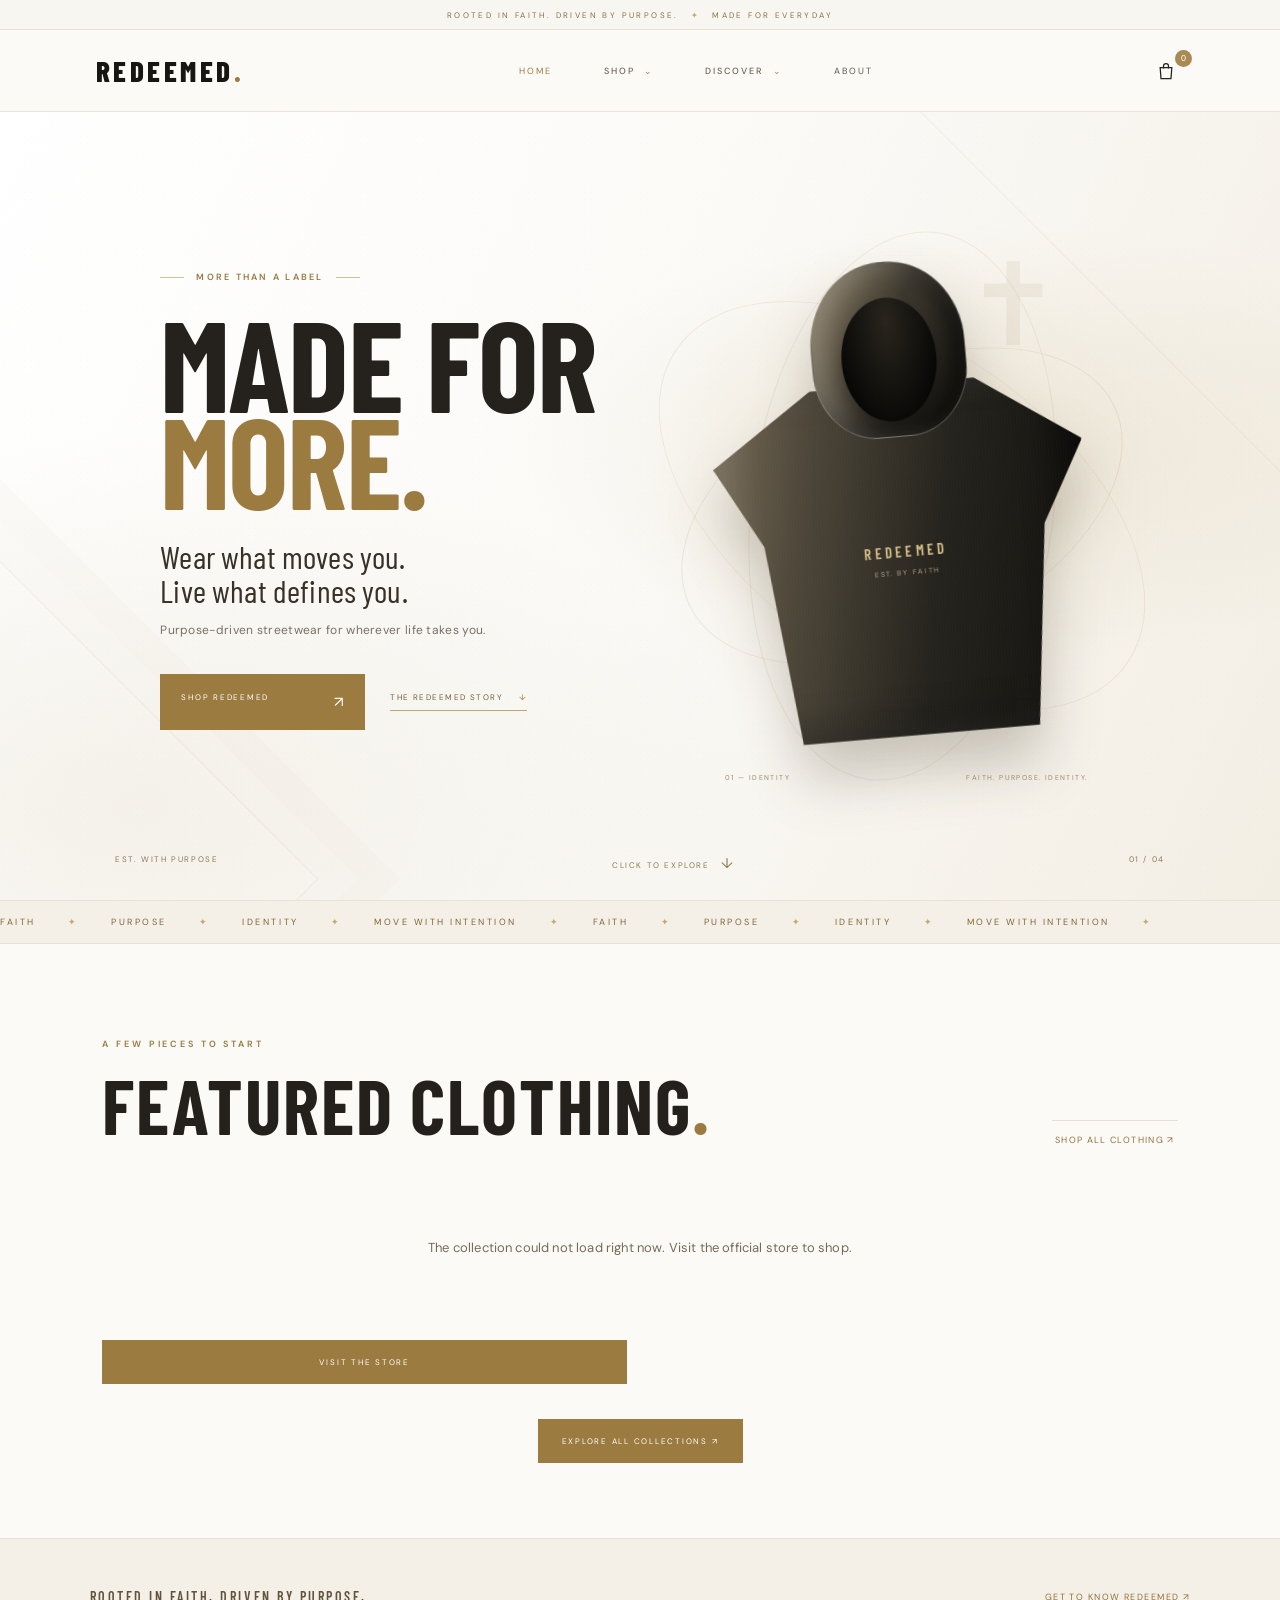
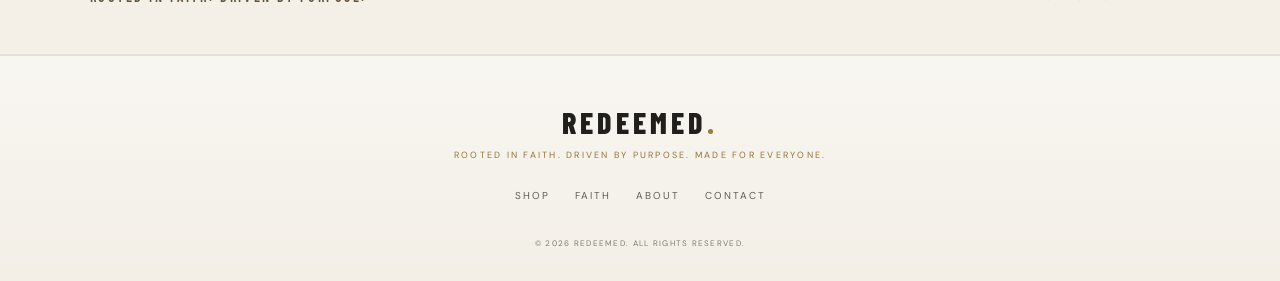
<file: index.html>
<!doctype html>
<html lang="en">
<head>
  <meta charset="utf-8">
  <meta name="viewport" content="width=device-width, initial-scale=1">
  <meta name="theme-color" content="#ffffff">
  <meta name="description" content="Redeemed — purpose-driven streetwear and everyday essentials. Rooted in faith. Driven by purpose. Made for everyone.">
  <title>REDEEMED. — More Than a Label</title>
  <link rel="preconnect" href="https://fonts.googleapis.com">
  <link rel="preconnect" href="https://fonts.gstatic.com" crossorigin>
  <link href="https://fonts.googleapis.com/css2?family=Barlow+Condensed:wght@500;600;700;800&family=DM+Sans:wght@300;400;500;600;700&display=swap" rel="stylesheet">
  <link rel="stylesheet" href="styles.css">
</head>
<body>
  <div class="announcement">ROOTED IN FAITH. DRIVEN BY PURPOSE. <span>✦</span> MADE FOR EVERYDAY</div>
  <header class="site-header">
    <a class="brand" href="#home" aria-label="Redeemed home">REDEEMED<span>.</span></a>
    <button class="menu-toggle" aria-label="Open navigation" aria-expanded="false"><span></span><span></span></button>
    <nav class="main-nav" aria-label="Main navigation">
      <a class="active" href="#home">HOME</a>
      <div class="nav-dropdown"><button class="nav-drop-trigger" aria-expanded="false">SHOP <span>⌄</span></button><div class="nav-drop-panel"><a href="shop.html">Shop all clothing</a><a href="shop.html?collection=everyday">Everyday</a><a href="shop.html?collection=faith">Faith</a><a href="shop.html?collection=lifestyle">Lifestyle</a><a href="shop.html?collection=accessories">Accessories</a></div></div>
      <div class="nav-dropdown"><button class="nav-drop-trigger" aria-expanded="false">DISCOVER <span>⌄</span></button><div class="nav-drop-panel"><a href="about.html">Our story</a><a href="about.html#founder">Meet the founder</a><a href="about.html#contact">Contact</a></div></div>
      <a href="about.html">ABOUT</a>
    </nav>
    <button class="bag-link" type="button" aria-label="Open shopping bag"><svg viewBox="0 0 24 24" aria-hidden="true"><path d="M5 8h14l-1 13H6L5 8Z"/><path d="M9 9V6a3 3 0 0 1 6 0v3"/></svg><span class="bag-count">0</span></button>
  </header>

  <main>
    <section class="hero hero-editorial" id="home">
      <div class="hero-grain" aria-hidden="true"></div>
      <div class="hero-watermark" aria-hidden="true">R.</div>
      <div class="hero-copy">
        <p class="eyebrow"><span></span> MORE THAN A LABEL <span></span></p>
        <h1>MADE FOR<br><em>MORE.</em></h1>
        <p class="hero-lead">Wear what moves you.<br>Live what defines you.</p>
        <p class="hero-tagline">Purpose-driven streetwear for wherever life takes you.</p>
        <div class="hero-actions">
          <a class="button button-gold" href="shop.html">SHOP REDEEMED <span>↗</span></a>
          <a class="hero-text-link" href="#about">THE REDEEMED STORY <span>↓</span></a>
        </div>
      </div>
      <div class="hero-art" aria-label="Abstract sculptural garment-inspired artwork">
        <div class="art-orbit orbit-one"></div><div class="art-orbit orbit-two"></div>
        <div class="art-cross">✝</div>
        <div class="art-garment"><div class="garment-hood"></div><div class="garment-body"><span>REDEEMED</span><i>EST. BY FAITH</i></div></div>
        <div class="art-caption"><span>01 — IDENTITY</span><span>FAITH. PURPOSE. IDENTITY.</span></div>
      </div>
      <div class="hero-bottom"><span>EST. WITH PURPOSE</span><span>CLICK TO EXPLORE <b>↓</b></span><span>01 / 04</span></div>
    </section>

    <div class="marquee" aria-label="Faith purpose identity"><div>FAITH <i>✦</i> PURPOSE <i>✦</i> IDENTITY <i>✦</i> MOVE WITH INTENTION <i>✦</i> FAITH <i>✦</i> PURPOSE <i>✦</i> IDENTITY <i>✦</i> MOVE WITH INTENTION <i>✦</i></div></div>

    <section class="collection section-wrap featured-section" id="featured">
      <div class="section-heading">
        <div><p class="section-kicker">A FEW PIECES TO START</p><h2>FEATURED CLOTHING<span>.</span></h2></div>
        <a class="text-link" href="shop.html">SHOP ALL CLOTHING ↗</a>
      </div>
      <div class="product-grid" id="fourthwall-products" data-featured-only="true" aria-live="polite">
        <p class="catalog-status">Loading featured pieces…</p>
      </div>
      <div class="featured-footer"><a class="button button-gold" href="shop.html">EXPLORE ALL COLLECTIONS ↗</a></div>
    </section>

    <section class="home-story-strip"><p>ROOTED IN FAITH. DRIVEN BY PURPOSE.</p><a href="about.html">GET TO KNOW REDEEMED ↗</a></section>
  </main>

  <footer id="contact">
    <a class="footer-brand" href="#home">REDEEMED<span>.</span></a>
    <p>ROOTED IN FAITH. DRIVEN BY PURPOSE. MADE FOR EVERYONE.</p>
    <div class="footer-links"><a href="shop.html">SHOP</a><a href="shop.html?collection=faith">FAITH</a><a href="about.html">ABOUT</a><a href="mailto:hello@redeemedappreal.com">CONTACT</a></div>
    <small>© <span id="year"></span> REDEEMED. ALL RIGHTS RESERVED.</small>
  </footer>
  <script src="script.js"></script>
</body>
</html>
</file>
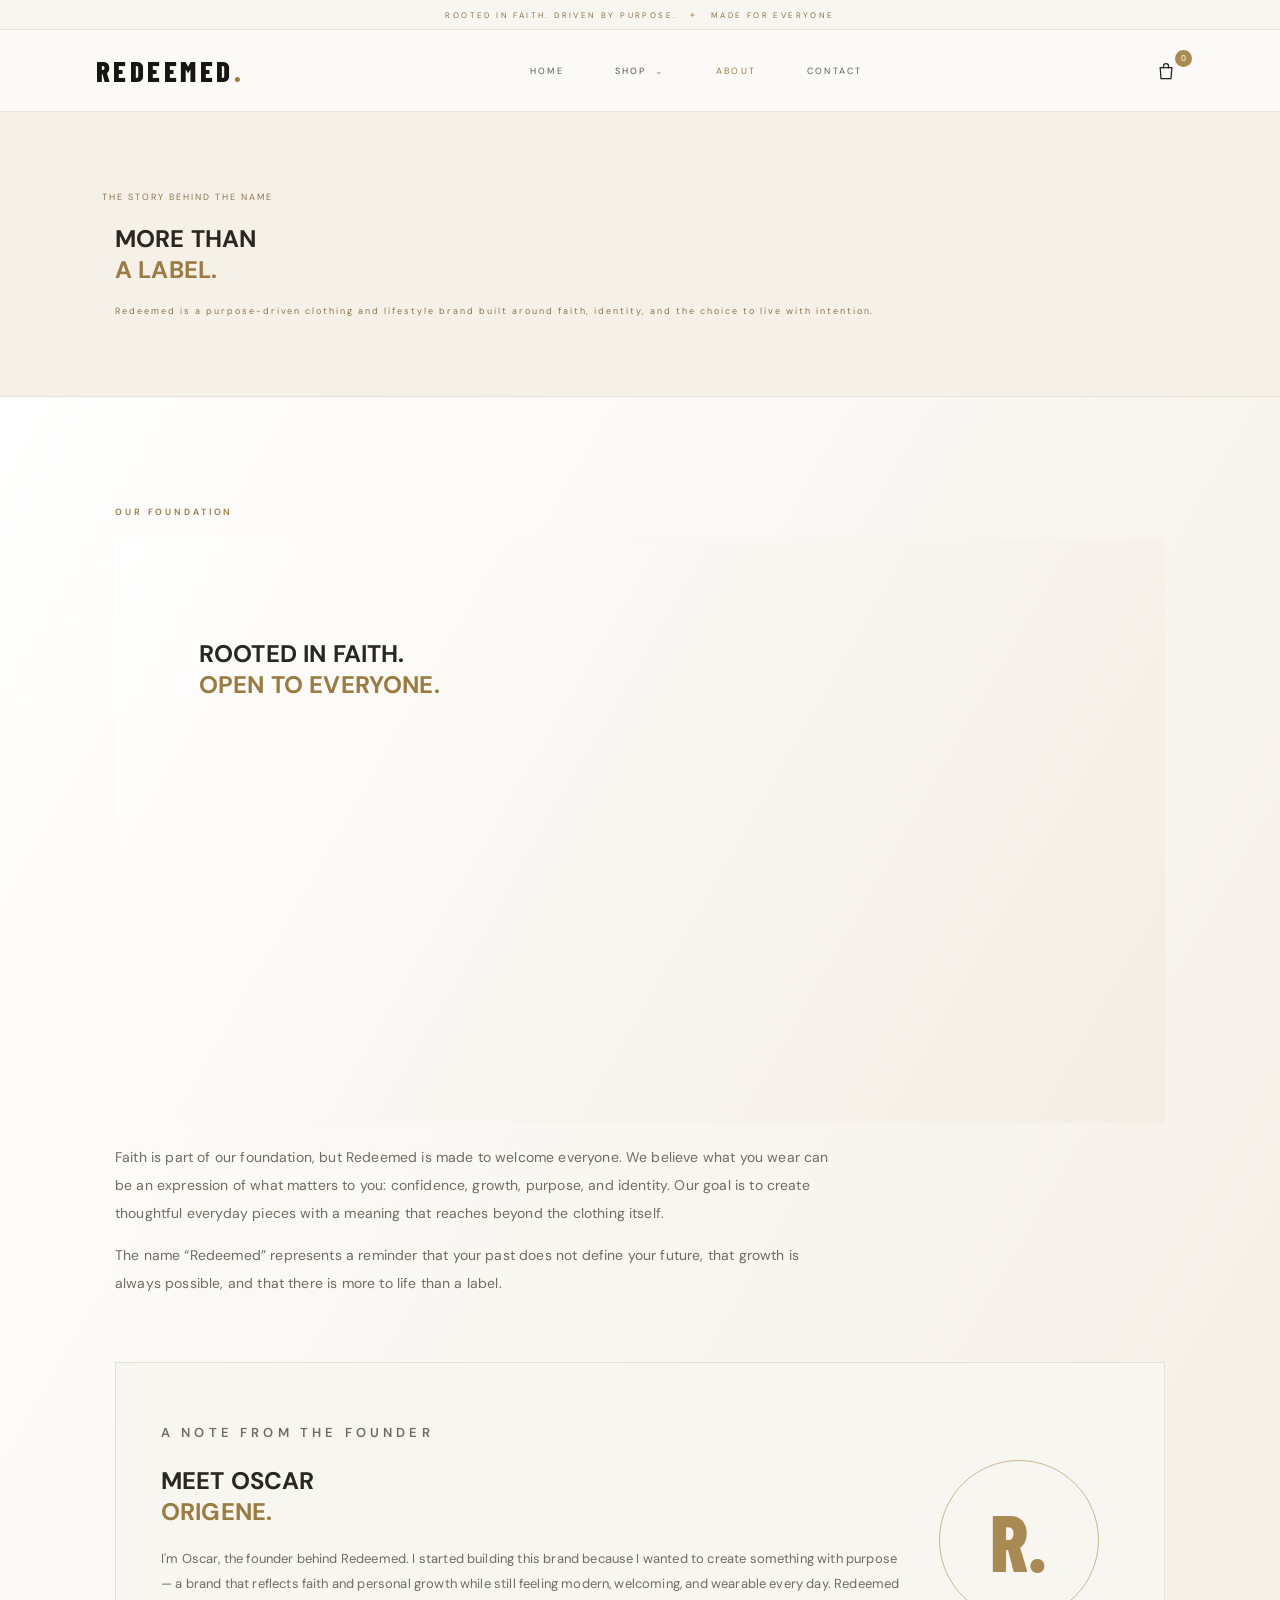
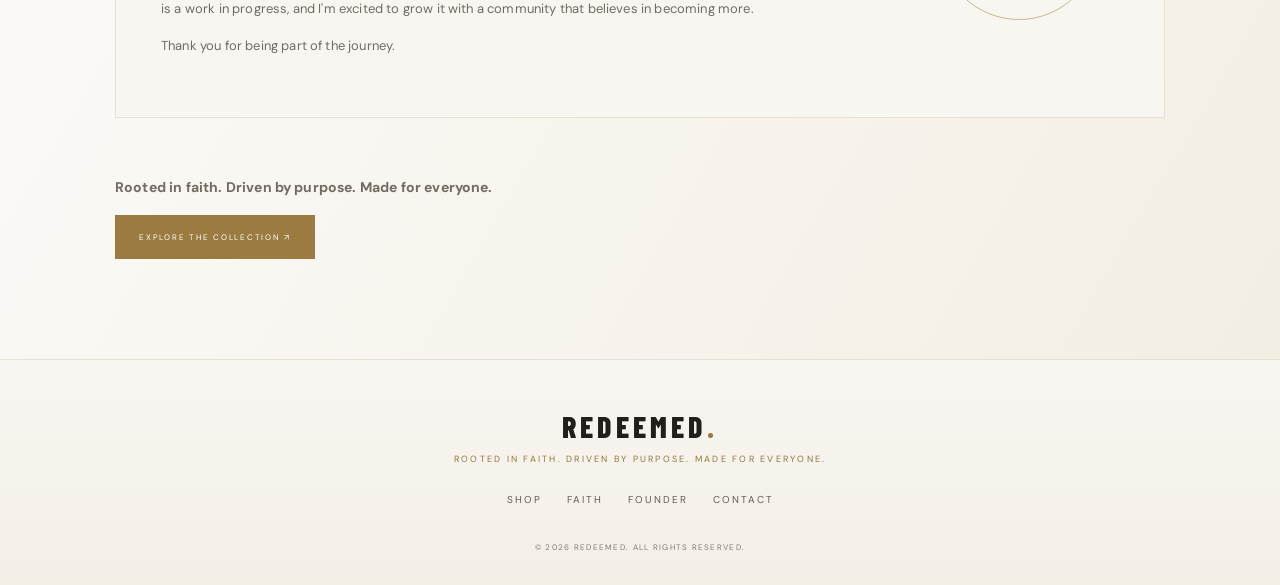
<file: about.html>
<!doctype html>
<html lang="en"><head><meta charset="utf-8"><meta name="viewport" content="width=device-width, initial-scale=1"><meta name="theme-color" content="#fbfaf7"><meta name="description" content="Meet the founder and learn the vision behind Redeemed. Rooted in faith. Driven by purpose. Made for everyone."><title>About Redeemed — The Story & Founder</title><link rel="preconnect" href="https://fonts.googleapis.com"><link rel="preconnect" href="https://fonts.gstatic.com" crossorigin><link href="https://fonts.googleapis.com/css2?family=Barlow+Condensed:wght@500;600;700;800&family=DM+Sans:wght@300;400;500;600;700&display=swap" rel="stylesheet"><link rel="stylesheet" href="styles.css"></head>
<body><div class="announcement">ROOTED IN FAITH. DRIVEN BY PURPOSE. <span>✦</span> MADE FOR EVERYONE</div>
<header class="site-header"><a class="brand" href="index.html">REDEEMED<span>.</span></a><button class="menu-toggle" aria-label="Open navigation" aria-expanded="false"><span></span><span></span></button><nav class="main-nav" aria-label="Main navigation"><a href="index.html">HOME</a><div class="nav-dropdown"><button class="nav-drop-trigger" aria-expanded="false">SHOP <span>⌄</span></button><div class="nav-drop-panel"><a href="shop.html">Shop all clothing</a><a href="shop.html?collection=everyday">Everyday</a><a href="shop.html?collection=faith">Faith</a><a href="shop.html?collection=lifestyle">Lifestyle</a><a href="shop.html?collection=accessories">Accessories</a></div></div><a class="active" href="about.html">ABOUT</a><a href="index.html#contact">CONTACT</a></nav><button class="bag-link" type="button" aria-label="Open shopping bag"><svg viewBox="0 0 24 24" aria-hidden="true"><path d="M5 8h14l-1 13H6L5 8Z"/><path d="M9 9V6a3 3 0 0 1 6 0v3"/></svg><span class="bag-count">0</span></button></header>
<main><section class="page-hero"><p>THE STORY BEHIND THE NAME</p><div class="about-page-inner"><h1>MORE THAN<br><span style="color:#9b7b3f">A LABEL.</span></h1><p class="lead">Redeemed is a purpose-driven clothing and lifestyle brand built around faith, identity, and the choice to live with intention.</p></div></section>
<section class="about-page"><div class="about-page-inner"><p class="section-kicker">OUR FOUNDATION</p><h2 class="about-page h1">ROOTED IN FAITH.<br><span style="color:#9b7b3f">OPEN TO EVERYONE.</span></h2><p class="story-copy">Faith is part of our foundation, but Redeemed is made to welcome everyone. We believe what you wear can be an expression of what matters to you: confidence, growth, purpose, and identity. Our goal is to create thoughtful everyday pieces with a meaning that reaches beyond the clothing itself.</p><p class="story-copy">The name “Redeemed” represents a reminder that your past does not define your future, that growth is always possible, and that there is more to life than a label.</p><div class="founder-panel" id="founder"><div><p class="section-kicker">A NOTE FROM THE FOUNDER</p><h2>MEET OSCAR<br><span style="color:#9b7b3f">ORIGENE.</span></h2><p>I'm Oscar, the founder behind Redeemed. I started building this brand because I wanted to create something with purpose — a brand that reflects faith and personal growth while still feeling modern, welcoming, and wearable every day. Redeemed is a work in progress, and I'm excited to grow it with a community that believes in becoming more.</p><p>Thank you for being part of the journey.</p></div><div class="founder-stamp" aria-hidden="true">R.</div></div><p class="story-copy" style="margin-top:55px"><strong>Rooted in faith. Driven by purpose. Made for everyone.</strong></p><a class="button button-gold" href="index.html#apparel">EXPLORE THE COLLECTION ↗</a></div></section></main>
<footer id="contact"><a class="footer-brand" href="index.html">REDEEMED<span>.</span></a><p>ROOTED IN FAITH. DRIVEN BY PURPOSE. MADE FOR EVERYONE.</p><div class="footer-links"><a href="shop.html">SHOP</a><a href="shop.html?collection=faith">FAITH</a><a href="about.html#founder">FOUNDER</a><a href="mailto:hello@redeemedappreal.com">CONTACT</a></div><small>© <span id="year"></span> REDEEMED. ALL RIGHTS RESERVED.</small></footer><script src="script.js"></script></body></html>
</file>
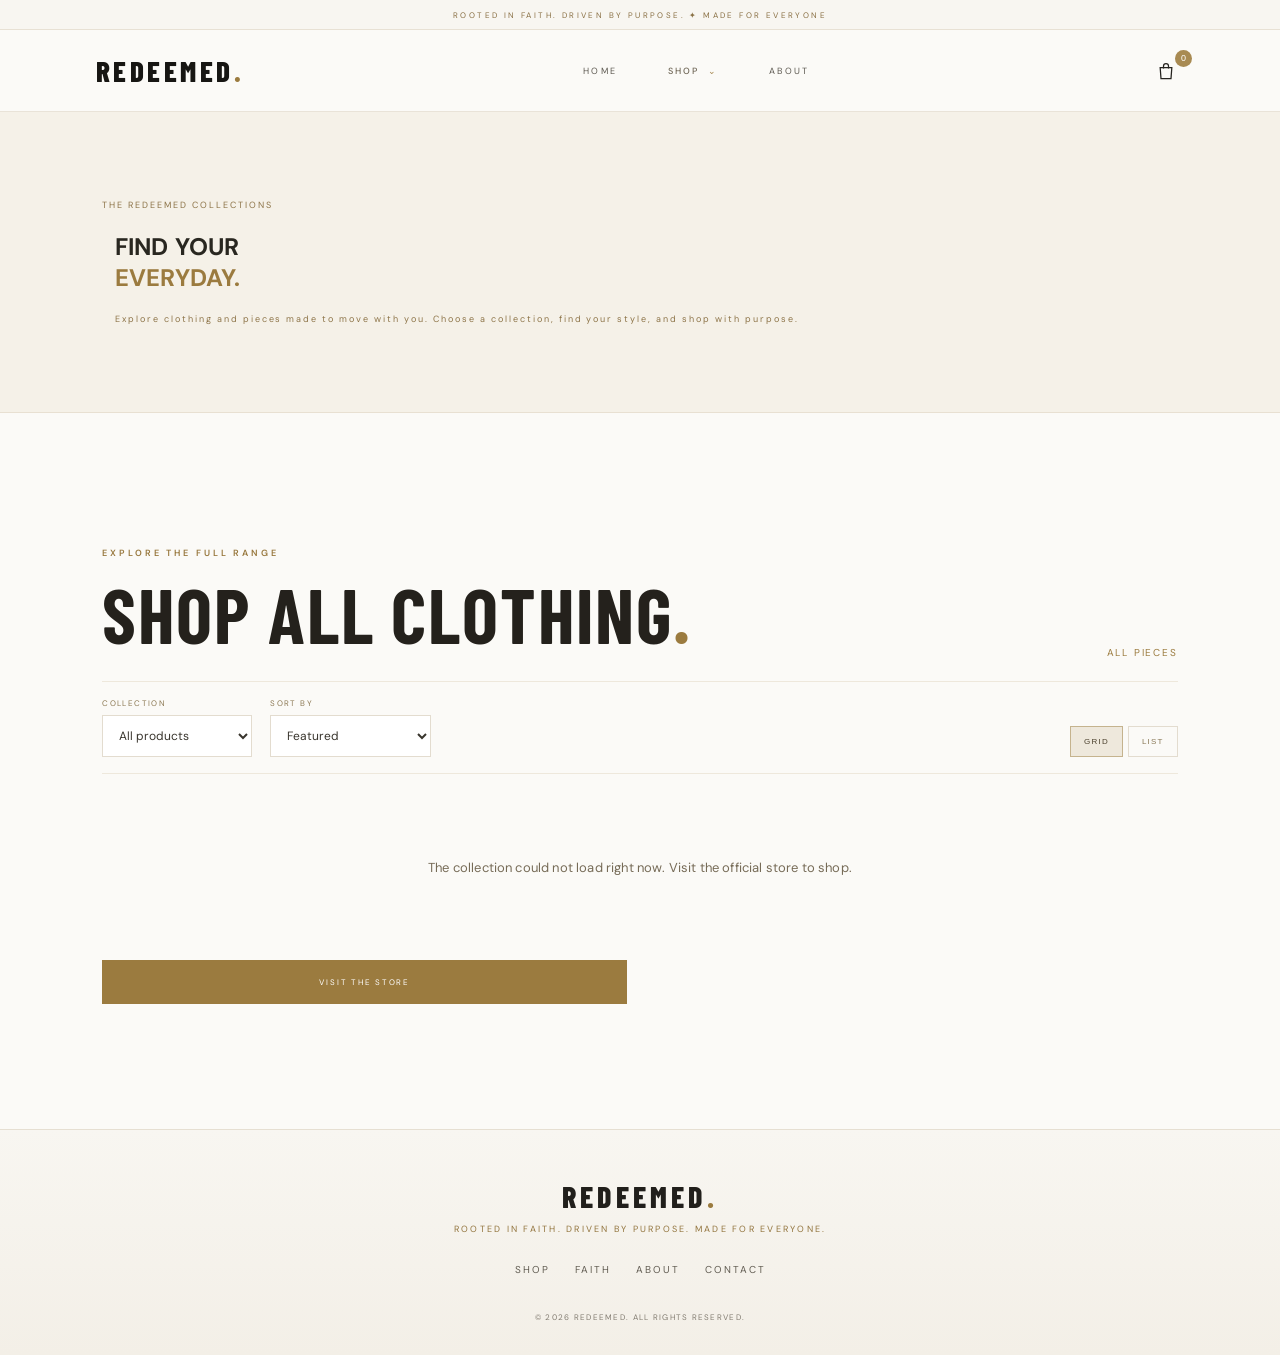
<file: shop.html>
<!doctype html>
<html lang="en">
<head><meta charset="utf-8"><meta name="viewport" content="width=device-width, initial-scale=1"><meta name="theme-color" content="#fbfaf7"><meta name="description" content="Explore all Redeemed clothing collections."><title>Shop Redeemed — Clothing & Collections</title><link rel="preconnect" href="https://fonts.googleapis.com"><link rel="preconnect" href="https://fonts.gstatic.com" crossorigin><link href="https://fonts.googleapis.com/css2?family=Barlow+Condensed:wght@500;600;700;800&family=DM+Sans:wght@300;400;500;600;700&display=swap" rel="stylesheet"><link rel="stylesheet" href="styles.css"></head>
<body><div class="announcement">ROOTED IN FAITH. DRIVEN BY PURPOSE. ✦ MADE FOR EVERYONE</div>
<header class="site-header"><a class="brand" href="index.html">REDEEMED<span>.</span></a><button class="menu-toggle" aria-label="Open navigation" aria-expanded="false"><span></span><span></span></button><nav class="main-nav" aria-label="Main navigation"><a href="index.html">HOME</a><div class="nav-dropdown"><button class="nav-drop-trigger" aria-expanded="false">SHOP <span>⌄</span></button><div class="nav-drop-panel"><a href="shop.html">Shop all clothing</a><a href="shop.html?collection=everyday">Everyday</a><a href="shop.html?collection=faith">Faith</a><a href="shop.html?collection=lifestyle">Lifestyle</a><a href="shop.html?collection=accessories">Accessories</a></div></div><a href="about.html">ABOUT</a></nav><button class="bag-link" type="button" aria-label="Open shopping bag"><svg viewBox="0 0 24 24" aria-hidden="true"><path d="M5 8h14l-1 13H6L5 8Z"/><path d="M9 9V6a3 3 0 0 1 6 0v3"/></svg><span class="bag-count">0</span></button></header>
<main><section class="page-hero shop-page-hero"><p>THE REDEEMED COLLECTIONS</p><div class="about-page-inner"><h1>FIND YOUR<br><span style="color:#9b7b3f">EVERYDAY.</span></h1><p class="lead">Explore clothing and pieces made to move with you. Choose a collection, find your style, and shop with purpose.</p></div></section>
<section class="collection section-wrap shop-page-collection"><div class="section-heading"><div><p class="section-kicker">EXPLORE THE FULL RANGE</p><h2>SHOP ALL CLOTHING<span>.</span></h2></div><span class="heading-mark" id="product-count">ALL PIECES</span></div>
<div class="shop-toolbar" aria-label="Product display controls"><label>COLLECTION <select id="category-filter"><option value="all">All products</option><option value="everyday">Everyday</option><option value="faith">Faith</option><option value="lifestyle">Lifestyle</option><option value="accessories">Accessories</option></select></label><label>SORT BY <select id="sort-products"><option value="featured">Featured</option><option value="name">Name A–Z</option><option value="price-low">Price: low to high</option><option value="price-high">Price: high to low</option></select></label><div class="view-controls" aria-label="Product layout"><button type="button" class="view-button active" data-view="grid" aria-pressed="true">GRID</button><button type="button" class="view-button" data-view="list" aria-pressed="false">LIST</button></div></div>
<div class="product-grid" id="fourthwall-products" aria-live="polite"><p class="catalog-status">Loading the Redeemed collection…</p></div></section></main>
<footer id="contact"><a class="footer-brand" href="index.html">REDEEMED<span>.</span></a><p>ROOTED IN FAITH. DRIVEN BY PURPOSE. MADE FOR EVERYONE.</p><div class="footer-links"><a href="shop.html">SHOP</a><a href="shop.html?collection=faith">FAITH</a><a href="about.html">ABOUT</a><a href="mailto:hello@redeemedappreal.com">CONTACT</a></div><small>© <span id="year"></span> REDEEMED. ALL RIGHTS RESERVED.</small></footer><script src="script.js"></script></body></html>
</file>
<file: styles.css>
:root{--black:#050505;--panel:#101010;--gold:#b99a4b;--gold-light:#d8bd75;--white:#f5f3ef;--muted:#99958c}
*{box-sizing:border-box}html{scroll-behavior:smooth;scroll-padding-top:82px}body{margin:0;background:var(--black);color:var(--white);font-family:"DM Sans",Arial,sans-serif}a{color:inherit;text-decoration:none}.announcement{height:27px;display:grid;place-items:center;background:#0c0c0c;color:#bca15e;font-size:9px;letter-spacing:.22em;border-bottom:1px solid #202020}.site-header{height:68px;padding:0 6.5%;display:flex;align-items:center;justify-content:space-between;border-bottom:1px solid #242424;background:rgba(5,5,5,.96);position:sticky;top:0;z-index:20}.brand,.footer-brand{font-family:"Barlow Condensed",sans-serif;font-weight:800;letter-spacing:.08em;font-size:25px}.brand span,.footer-brand span{color:var(--gold)}.main-nav{display:flex;gap:42px;align-items:center}.main-nav a,.footer-links a{font-size:10px;letter-spacing:.2em;color:#a6a39c;transition:color .2s}.main-nav a:hover,.main-nav a.active,.footer-links a:hover{color:var(--gold-light)}.bag-link svg{width:20px;fill:none;stroke:#eee;stroke-width:1.5}.menu-toggle{display:none;background:none;border:0}.hero{min-height:690px;height:calc(100svh - 95px);max-height:900px;position:relative;overflow:hidden;display:grid;place-items:center;text-align:center;background:radial-gradient(ellipse at 50% 39%,rgba(133,91,24,.28),transparent 34%),radial-gradient(ellipse at 50% 72%,#17130b 0%,#080808 42%,#030303 75%)}.hero:before,.hero:after{content:"";position:absolute;width:360px;height:360px;border:1px solid rgba(185,154,75,.08);transform:rotate(45deg);top:8%;left:-210px}.hero:after{left:auto;right:-230px;top:auto;bottom:-190px}.hero-lines{position:absolute;inset:0;opacity:.23;background:linear-gradient(135deg,transparent 49.8%,rgba(185,154,75,.12) 50%,transparent 50.2%);mask-image:linear-gradient(to bottom,transparent,#000 20%,#000 80%,transparent)}.halo{position:absolute;width:370px;height:370px;border-radius:50%;top:10%;left:50%;transform:translateX(-50%);background:radial-gradient(circle,rgba(180,127,35,.27),rgba(106,73,22,.12) 38%,transparent 70%);filter:blur(12px)}.hooded-figure{position:absolute;top:10%;left:50%;transform:translateX(-50%);width:260px;height:390px;opacity:.75;filter:drop-shadow(0 20px 28px #000)}.hood{position:absolute;z-index:2;width:160px;height:190px;left:50px;top:0;border-radius:48% 48% 42% 42%;background:linear-gradient(115deg,#28251f,#090909 65%);border:1px solid #383126;box-shadow:inset -16px -8px 22px #000}.hood:after{content:"";position:absolute;inset:25px 25px 16px;border-radius:50%;background:#030303;box-shadow:inset 0 0 28px #000}.body{position:absolute;top:140px;left:0;width:260px;height:250px;background:linear-gradient(105deg,#191713,#050505 60%,#1c1913);clip-path:polygon(30% 0,70% 0,100% 100%,0 100%);border-top:1px solid #393126}.hero-content{position:relative;z-index:3;margin-top:35px;padding:0 20px}.eyebrow,.section-kicker{color:var(--gold-light);font-size:9px;letter-spacing:.32em;font-weight:600}.hero h1{font-family:"Barlow Condensed",Impact,sans-serif;font-size:clamp(48px,7.2vw,91px);line-height:.9;letter-spacing:.045em;margin:15px 0 18px;font-weight:700;text-shadow:0 4px 30px #000}.hero h1 span,.intro h2 span,.lifestyle-content h2 span,.about h2 span{color:var(--gold-light)}.hero-subtitle{font-size:clamp(13px,1.7vw,19px);letter-spacing:.16em;margin:0 0 9px}.hero-tagline{font-size:14px;color:#d2d0ca;margin:0}.hero-actions{display:flex;justify-content:center;gap:12px;margin-top:34px}.button{min-width:145px;padding:14px 20px;font-size:9px;letter-spacing:.17em;display:inline-flex;justify-content:center;border:1px solid;transition:background .25s,color .25s,border-color .25s}.button-gold{border-color:var(--gold);color:var(--gold-light)}.button-gold:hover{background:var(--gold);color:#090909}.button-light{border-color:#ddd;color:#eee}.button-light:hover{background:#eee;color:#090909}.hero-foot{position:absolute;bottom:34px;left:0;right:0;font-size:10px;letter-spacing:.16em}.vertical-note{position:absolute;right:28px;top:50%;writing-mode:vertical-rl;color:#62563b;font-size:8px;letter-spacing:.25em}.section-wrap{max-width:1160px;margin:auto;padding:110px 7%}.intro{text-align:center;border-bottom:1px solid #242424}.intro h2,.about h2,.lifestyle-content h2{font-family:"Barlow Condensed",sans-serif;font-size:clamp(42px,6vw,68px);line-height:.95;margin:17px 0}.intro>p:last-child,.about>p:not(.section-kicker){max-width:570px;margin:22px auto 0;color:#aaa;font-size:13px;line-height:1.9}.section-heading{display:flex;justify-content:space-between;align-items:end;margin-bottom:32px}.section-heading h2{font-family:"Barlow Condensed",sans-serif;font-size:58px;margin:8px 0 0}.heading-mark,.product-index{font-size:10px;color:#777;letter-spacing:.18em}.product-grid{display:grid;grid-template-columns:repeat(2,minmax(0,1fr));gap:22px}.product-card{background:#0c0c0c;padding:12px;border:1px solid #202020}.product-art{height:340px;display:grid;place-items:center;position:relative;overflow:hidden;background:radial-gradient(ellipse at 50% 45%,#29251c,#101010 55%,#080808)}.product-art:before{content:"";position:absolute;width:155px;height:190px;background:linear-gradient(110deg,#292721,#080808 70%);clip-path:polygon(27% 0,73% 0,100% 22%,84% 40%,78% 100%,22% 100%,16% 40%,0 22%);filter:drop-shadow(0 15px 20px #000)}.art-hoodie:after{content:"";position:absolute;top:68px;width:65px;height:70px;border:10px solid #171612;border-radius:48% 48% 35% 35%;background:#080808}.product-art span{z-index:2;font-family:"Barlow Condensed";font-size:17px;letter-spacing:.2em;color:#c9ad65;margin-top:40px}.art-tee{background:radial-gradient(ellipse at center,#27231b,#0c0c0c 68%)}.art-tee:before{width:180px;height:190px;clip-path:polygon(25% 0,75% 0,100% 20%,82% 38%,78% 100%,22% 100%,18% 38%,0 20%)}.art-tee span{font-size:12px;margin-top:0}.product-info{display:flex;justify-content:space-between;align-items:start;padding:17px 3px 10px}.product-info h3{font-size:12px;letter-spacing:.12em;margin:0 0 6px}.product-info p,.setup-note{font-size:11px;color:#85827b;margin:0}.text-link{display:flex;justify-content:space-between;border-top:1px solid #292929;padding:13px 3px 4px;color:var(--gold-light);font-size:9px;letter-spacing:.17em}.text-link span{font-size:15px}.setup-note{margin-top:22px;text-align:center;line-height:1.7}.lifestyle-band{min-height:440px;position:relative;overflow:hidden;background:radial-gradient(ellipse at 75% 50%,rgba(155,113,39,.2),transparent 42%),linear-gradient(110deg,#090909,#17130b 60%,#080808);border-top:1px solid #29231a;border-bottom:1px solid #29231a;display:flex;align-items:center;padding:70px max(8%,calc((100% - 1000px)/2))}.lifestyle-content{position:relative;z-index:2}.lifestyle-content h2{font-size:65px}.lifestyle-content>p:not(.section-kicker){color:#aaa;font-size:13px;margin:18px 0 28px}.lifestyle-symbol{position:absolute;right:14%;font-size:250px;color:rgba(185,154,75,.08);font-weight:200}.about{text-align:center}.about blockquote{margin:35px auto 0;padding-top:26px;border-top:1px solid #292929;max-width:600px;font-family:"Barlow Condensed";font-size:25px;letter-spacing:.04em}.about cite{display:block;font-family:"DM Sans";font-style:normal;font-size:9px;color:var(--gold);letter-spacing:.2em;margin-top:12px}footer{border-top:1px solid #292929;text-align:center;padding:48px 20px 30px;background:#080808}.footer-brand{font-size:30px}footer>p{font-size:9px;letter-spacing:.2em;color:#777}.footer-links{display:flex;justify-content:center;gap:25px;flex-wrap:wrap;margin:28px 0}footer small{font-size:8px;letter-spacing:.16em;color:#666}.menu-toggle span{display:block;width:21px;height:1px;background:#eee;margin:6px}
@media(max-width:700px){.site-header{height:60px;padding:0 5%}.brand{font-size:22px}.menu-toggle{display:block;margin-left:auto;margin-right:18px}.main-nav{display:none;position:absolute;top:60px;left:0;right:0;background:#090909;border-bottom:1px solid #292929;padding:22px;flex-direction:column;gap:22px}.main-nav.open{display:flex}.bag-link svg{width:19px}.hero{min-height:650px;height:calc(100svh - 87px)}.hooded-figure{top:12%;transform:translateX(-50%) scale(.88)}.hero-content{margin-top:55px}.hero h1{font-size:clamp(48px,12vw,70px)}.hero-subtitle{font-size:12px}.hero-foot{font-size:8px;bottom:25px}.vertical-note{right:10px}.section-wrap{padding:75px 6%}.product-grid{grid-template-columns:1fr;gap:16px}.product-art{height:300px}.section-heading h2{font-size:48px}.lifestyle-band{min-height:390px;padding:65px 8%}.lifestyle-content h2{font-size:55px}.lifestyle-symbol{right:-10%;font-size:190px}.intro h2,.about h2{font-size:48px}}
@media(prefers-reduced-motion:reduce){html{scroll-behavior:auto}*,*:before,*:after{transition:none!important}}

/* REDEEMED — elevated editorial art direction */
:root{--gold:#c4a45b;--gold-light:#ead49a;--white:#f7f5ef}
body{background:#050505;letter-spacing:.01em}
.announcement{height:30px;background:#080808;color:#c7a65c;font-size:8px;letter-spacing:.3em}
.site-header{height:76px;padding-inline:7%;background:rgba(4,4,4,.88);backdrop-filter:blur(18px);border-bottom-color:rgba(202,170,99,.2)}
.brand{font-size:29px;letter-spacing:.12em}
.main-nav{gap:clamp(18px,4vw,52px)}
.main-nav a{font-size:9px;letter-spacing:.24em}
.hero{height:calc(100svh - 106px);min-height:700px;max-height:960px;background:radial-gradient(ellipse at 50% 34%,rgba(174,127,43,.26),transparent 29%),radial-gradient(ellipse at 50% 90%,#17130b 0%,#080808 48%,#020202 80%)}
.hero:before{width:520px;height:520px;top:4%;left:-330px;border-color:rgba(201,168,93,.13)}
.hero:after{width:600px;height:600px;right:-390px;bottom:-330px;border-color:rgba(201,168,93,.1)}
.hero-wordmark{position:absolute;z-index:1;top:12%;left:50%;transform:translateX(-50%);font-family:"Barlow Condensed",sans-serif;font-size:clamp(120px,25vw,340px);font-weight:800;letter-spacing:-.04em;white-space:nowrap;color:transparent;-webkit-text-stroke:1px rgba(222,196,137,.075);line-height:1}
.hero-cross{position:absolute;right:13%;top:22%;font-size:clamp(75px,13vw,170px);font-family:Georgia,serif;color:rgba(206,174,105,.055);font-weight:200}
.halo{width:470px;height:470px;top:8%;background:radial-gradient(circle,rgba(190,139,49,.3),rgba(110,78,28,.13) 38%,transparent 70%);filter:blur(18px)}
.hooded-figure{top:7%;width:300px;height:450px;opacity:.91;transform:translateX(-50%) scale(1.05);filter:drop-shadow(0 28px 40px #000)}
.hood{width:178px;height:205px;left:61px;background:linear-gradient(110deg,#383229 0%,#17140f 37%,#050505 76%);border:1px solid rgba(190,164,111,.24);box-shadow:inset 12px 3px 26px rgba(255,255,255,.035),inset -18px -12px 25px #000,0 0 55px rgba(160,112,38,.1)}
.hood:after{inset:26px 27px 18px;background:radial-gradient(ellipse at 45% 15%,#15120d,#020202 65%);box-shadow:inset 0 0 35px #000}
.body{top:151px;width:300px;height:300px;background:linear-gradient(100deg,#28241d 0%,#0e0d0b 35%,#030303 68%,#211c13 100%);border-top:1px solid rgba(205,176,116,.2);clip-path:polygon(31% 0,69% 0,100% 100%,0 100%)}
.hero-content{margin-top:55px}
.eyebrow{display:flex;align-items:center;justify-content:center;gap:13px;font-size:8px;letter-spacing:.34em;color:#dfc47f}
.eyebrow span{width:24px;height:1px;background:var(--gold);opacity:.7}
.hero h1{font-size:clamp(58px,8vw,108px);letter-spacing:.025em;line-height:.84;margin:22px 0 24px;text-shadow:0 8px 42px #000}
.hero h1 span{color:#f4f0e7;text-shadow:0 0 28px rgba(210,174,98,.18)}
.hero-subtitle{font-size:clamp(11px,1.4vw,16px);letter-spacing:.25em;color:#d7d2c7}
.hero-tagline{font-size:13px;letter-spacing:.04em;color:#c3bfb5}
.hero-actions{margin-top:38px;gap:14px}
.button{min-width:164px;padding:16px 23px;font-size:8px;letter-spacing:.22em}
.button-gold{background:linear-gradient(120deg,rgba(193,157,79,.1),rgba(193,157,79,.015));border-color:#c5a45a;color:#e8cf91}
.button-gold:hover{box-shadow:0 0 28px rgba(197,164,90,.22)}
.button-light{border-color:rgba(255,255,255,.55)}
.hero-foot{font-size:8px;letter-spacing:.3em;color:#b5aa8f}
.vertical-note{color:#a18b57;opacity:.8}
.marquee{overflow:hidden;border-top:1px solid #28231a;border-bottom:1px solid #28231a;background:#0b0a08;padding:15px 0;white-space:nowrap}
.marquee div{width:max-content;animation:marquee 34s linear infinite;font-size:9px;letter-spacing:.28em;color:#b8a16d}
.marquee i{font-style:normal;color:#e1c47d;padding:0 28px}
@keyframes marquee{to{transform:translateX(-50%)}}
.section-wrap{max-width:1280px;padding:125px 8%}
.intro{position:relative}
.intro:before{content:"✝";position:absolute;right:12%;top:20%;font:180px Georgia;color:rgba(196,164,91,.035);pointer-events:none}
.intro h2,.about h2{font-size:clamp(50px,6.3vw,82px);letter-spacing:.015em}
.intro>p:last-child,.about>p:not(.section-kicker){font-size:14px;color:#aaa69c;max-width:590px}
.section-heading h2{font-size:clamp(48px,6vw,76px);letter-spacing:.025em}
.section-heading h2 span{color:var(--gold)}
.heading-mark{color:#b39a65}
.product-grid{gap:26px}
.product-card{padding:12px;background:linear-gradient(145deg,#111,#080808);border:1px solid #29251d;transition:transform .35s,border-color .35s,box-shadow .35s}
.product-card:hover{transform:translateY(-7px);border-color:rgba(196,164,91,.55);box-shadow:0 22px 55px rgba(0,0,0,.35)}
.product-art{height:390px;background:radial-gradient(ellipse at 50% 43%,#403522 0%,#17140e 35%,#090909 72%);border:1px solid rgba(206,177,117,.08)}
.product-art:before{width:175px;height:220px;background:linear-gradient(105deg,#38352e,#151411 42%,#050505 78%);filter:drop-shadow(0 25px 25px #000);transition:transform .4s}
.product-card:hover .product-art:before{transform:scale(1.055) translateY(-4px)}
.art-hoodie:after{top:70px;width:72px;height:76px;border:11px solid #211e18;box-shadow:inset 0 0 20px #000}
.product-art span{color:#dfc47f;text-shadow:0 1px 8px #000;letter-spacing:.28em}
.product-info h3{letter-spacing:.18em}
.product-info p{color:#a29b8b}
.text-link{color:#dfc47f;letter-spacing:.22em}
.setup-note{padding:14px;border:1px dashed #393020;color:#a99a76;max-width:620px;margin:24px auto 0}
.lifestyle-band{min-height:510px;background:radial-gradient(ellipse at 78% 50%,rgba(183,137,55,.25),transparent 35%),linear-gradient(110deg,#080808,#18140c 60%,#060606);border-color:#302719}
.lifestyle-band:after{content:"";position:absolute;inset:20px;border:1px solid rgba(201,168,93,.1);pointer-events:none}
.lifestyle-content h2{font-size:clamp(60px,7vw,88px)}
.lifestyle-symbol{font-size:300px;color:rgba(218,188,123,.09);text-shadow:0 0 90px rgba(195,151,65,.12)}
.about blockquote{border-color:#3b3020;color:#eee}
.about cite{color:#d6b86f}
footer{background:#070707;border-color:#292319}
.footer-brand{letter-spacing:.14em}
footer>p{color:#b4a276;letter-spacing:.25em}
footer small{color:#77716a}
@media(max-width:700px){
 .site-header{height:64px}.main-nav{top:64px}
 .hero{min-height:690px;height:calc(100svh - 94px)}
 .hero-wordmark{top:19%;font-size:28vw}
 .hero-cross{right:4%;top:17%;font-size:90px}
 .hooded-figure{top:10%;transform:translateX(-50%) scale(.9)}
 .hero-content{margin-top:75px}
 .hero h1{font-size:clamp(54px,12.5vw,78px)}
 .hero-subtitle{font-size:10px;letter-spacing:.17em}
 .hero-foot{font-size:7px;letter-spacing:.18em}
 .section-wrap{padding:82px 6%}
 .product-art{height:320px}
 .lifestyle-band{min-height:430px}
 .marquee div{animation-duration:25s}
}
@media(prefers-reduced-motion:reduce){.marquee div{animation:none}}


/* REDEEMED — ivory white, antique gold & champagne gold palette */
:root{--black:#fff;--panel:#f7f5f0;--gold:#9b7b3f;--gold-light:#c5a66b;--white:#211f1b;--muted:#77736b}
body{background:#fff;color:#211f1b}
.announcement{background:#f7f5f0;color:#92743d;border-bottom:1px solid #e8e1d3}
.site-header{background:rgba(255,255,255,.94);border-bottom:1px solid #e8e1d3;backdrop-filter:blur(18px)}
.brand,.footer-brand{color:#171613}
.main-nav a{color:#5d5951}.main-nav a:hover,.main-nav a.active{color:#9b7b3f}
.bag-link svg{stroke:#25231f}
.hero{background:radial-gradient(ellipse at 50% 35%,rgba(197,166,107,.28),transparent 34%),linear-gradient(145deg,#fff 0%,#f6f3ec 58%,#eee8dc 100%)}
.hero:before,.hero:after{border-color:rgba(155,123,63,.15)}
.hero-lines{opacity:.18}
.hero-wordmark{-webkit-text-stroke:1px rgba(155,123,63,.13)}
.hero-cross{color:rgba(155,123,63,.09)}
.halo{background:radial-gradient(circle,rgba(197,166,107,.3),rgba(197,166,107,.1) 42%,transparent 70%)}
.hooded-figure{opacity:1;filter:drop-shadow(0 28px 35px rgba(45,35,18,.24))}
.hood{border-color:rgba(155,123,63,.28)}
.hero-content{color:#211f1b}
.hero h1{color:#24211c;text-shadow:0 5px 24px rgba(120,96,53,.08)}
.hero h1 span{color:#9b7b3f;text-shadow:none}
.hero-subtitle{color:#5f584b}
.hero-tagline{color:#5d574d}
.eyebrow,.section-kicker{color:#98783e}
.eyebrow span{background:#c5a66b}
.button-gold{background:#9b7b3f;color:#fff;border-color:#9b7b3f}
.button-gold:hover{background:#c5a66b;border-color:#c5a66b;color:#171613}
.button-light{border-color:#9b7b3f;color:#765d30}
.button-light:hover{background:#f0e8d8;color:#49391d}
.hero-foot{color:#786744}.vertical-note{color:#9b7b3f}
.marquee{background:#f7f5f0;border-color:#e6dece}
.marquee div{color:#806536}.marquee i{color:#c5a66b}
.intro{border-color:#e8e1d3}
.intro h2,.about h2{color:#24211c}
.intro h2 span,.about h2 span,.lifestyle-content h2 span{color:#9b7b3f}
.intro>p:last-child,.about>p:not(.section-kicker){color:#716c63}
.intro:before{color:rgba(155,123,63,.07)}
.section-heading h2{color:#24211c}.section-heading h2 span{color:#9b7b3f}
.heading-mark{color:#9b7b3f}
.product-card{background:#fff;border-color:#e6dece;box-shadow:0 8px 28px rgba(45,35,18,.045)}
.product-card:hover{border-color:#c5a66b;box-shadow:0 22px 45px rgba(45,35,18,.1)}
.product-art{background:radial-gradient(ellipse at 50% 43%,#eee5d3 0%,#f7f5f0 47%,#ebe5d9 100%);border-color:#e7dfd0}
.product-art span{color:#c5a66b;text-shadow:none}
.product-info h3{color:#26231e}.product-info p{color:#777168}
.product-index{color:#9b7b3f}.text-link{color:#92713a;border-color:#e8e1d3}
.setup-note{border-color:#d8c69e;color:#806b42}
.lifestyle-band{background:radial-gradient(ellipse at 78% 50%,rgba(197,166,107,.28),transparent 38%),linear-gradient(110deg,#f8f6f1,#eee7d9 65%,#fff);border-color:#e5dccb}
.lifestyle-band:after{border-color:rgba(155,123,63,.2)}
.lifestyle-content h2{color:#24211c}
.lifestyle-content>p:not(.section-kicker){color:#716b60}
.lifestyle-symbol{color:rgba(155,123,63,.1);text-shadow:none}
.about blockquote{border-color:#e6dece;color:#353027}
.about cite{color:#9b7b3f}
footer{background:#f7f5f0;border-color:#e6dece}
.footer-brand{color:#211f1b}.footer-brand span{color:#9b7b3f}
footer>p{color:#92743d}footer small{color:#827c71}
.footer-links a{color:#625d53}
@media(max-width:700px){.main-nav{background:#fff;border-color:#e6dece}.menu-toggle span{background:#29251e}}


/* OVERSIZED EDITORIAL HOMEPAGE HERO */
.announcement{display:flex;justify-content:center;gap:12px;align-items:center}
.announcement span{color:#c5a66b}
.site-header{height:82px;padding-inline:7.5%}
.hero-editorial{height:min(850px,calc(100svh - 112px));min-height:680px;max-height:none;display:grid;grid-template-columns:1fr 1fr;align-items:center;text-align:left;padding:0 9%;overflow:hidden;background:linear-gradient(115deg,#fff 0%,#fbfaf7 48%,#f0e9dc 100%)}
.hero-editorial:before{width:560px;height:560px;left:-360px;top:auto;bottom:-260px;border-color:rgba(155,123,63,.12)}
.hero-editorial:after{width:660px;height:660px;right:-430px;top:-340px;bottom:auto;border-color:rgba(155,123,63,.12)}
.hero-grain{position:absolute;inset:0;opacity:.25;pointer-events:none;background:repeating-linear-gradient(0deg,transparent 0,transparent 3px,rgba(100,80,45,.018) 4px)}
.hero-watermark{position:absolute;left:3%;bottom:-17%;font-family:"Barlow Condensed",sans-serif;font-size:clamp(300px,52vw,720px);font-weight:800;line-height:1;color:rgba(155,123,63,.035);letter-spacing:-.08em;pointer-events:none}
.hero-copy{position:relative;z-index:4;max-width:590px;padding:45px 0 65px}
.hero-copy .eyebrow{justify-content:flex-start;font-size:9px;letter-spacing:.25em;gap:12px}
.hero-copy h1{font-size:clamp(86px,10vw,150px);line-height:.76;letter-spacing:-.015em;color:#25221d;margin:31px 0 30px;text-shadow:none}
.hero-copy h1 em{font-style:normal;color:#9b7b3f}
.hero-lead{font-family:"Barlow Condensed",sans-serif;font-size:clamp(23px,2.5vw,34px);line-height:1.08;color:#373127;margin:0 0 14px}
.hero-copy .hero-tagline{font-size:12px;color:#777064;letter-spacing:.025em}
.hero-copy .hero-actions{justify-content:flex-start;align-items:center;flex-wrap:wrap;margin-top:36px;gap:25px}
.hero-copy .button{min-width:205px;justify-content:space-between;gap:25px;padding:17px 20px}
.hero-copy .button span{font-size:15px}
.hero-text-link{font-size:8px;letter-spacing:.18em;color:#75603a;border-bottom:1px solid #c5a66b;padding:0 0 8px}
.hero-text-link span{padding-left:12px;color:#9b7b3f}
.hero-art{height:100%;min-height:560px;position:relative;display:grid;place-items:center;isolation:isolate}
.hero-art:before{content:"";position:absolute;width:min(39vw,520px);aspect-ratio:1;border-radius:50%;background:radial-gradient(circle,rgba(197,166,107,.38),rgba(197,166,107,.13) 48%,transparent 72%);filter:blur(12px)}
.hero-art:after{content:"";position:absolute;inset:13% 8%;border:1px solid rgba(155,123,63,.18);border-radius:48% 48% 2px 2px;transform:rotate(7deg)}
.art-orbit{position:absolute;width:min(37vw,470px);aspect-ratio:1;border:1px solid rgba(155,123,63,.22);border-radius:50%;transform:rotate(-25deg) scaleY(.58)}
.orbit-two{width:min(43vw,550px);transform:rotate(35deg) scaleY(.58);border-color:rgba(197,166,107,.3)}
.art-cross{position:absolute;right:7%;top:16%;font:clamp(65px,9vw,120px) Georgia,serif;color:rgba(155,123,63,.12)}
.art-garment{position:relative;z-index:2;width:clamp(240px,29vw,370px);height:490px;filter:drop-shadow(0 35px 28px rgba(51,39,18,.24));transform:rotate(-5deg);animation:garment-float 7s ease-in-out infinite}
.garment-hood{position:absolute;z-index:2;top:0;left:50%;transform:translateX(-50%);width:42%;height:36%;border-radius:48% 48% 40% 40%;background:linear-gradient(115deg,#8d8067,#3e392f 48%,#171612 100%);border:1px solid rgba(255,255,255,.25);box-shadow:inset 12px 5px 25px rgba(255,255,255,.18),inset -16px -12px 24px rgba(0,0,0,.55)}
.garment-hood:after{content:"";position:absolute;inset:20% 19% 9%;border-radius:50%;background:radial-gradient(ellipse at 50% 20%,#29251d,#080807 75%);box-shadow:0 8px 14px rgba(0,0,0,.25)}
.garment-body{position:absolute;top:25%;left:0;width:100%;height:72%;clip-path:polygon(28% 0,72% 0,100% 20%,88% 43%,82% 100%,18% 100%,12% 43%,0 20%);background:linear-gradient(100deg,#776b56 0%,#4d4639 24%,#24221c 58%,#100f0c 100%);border:1px solid rgba(255,255,255,.2);box-shadow:inset 20px 0 35px rgba(255,255,255,.1),inset -25px -8px 35px rgba(0,0,0,.5);display:flex;flex-direction:column;align-items:center;justify-content:center;gap:8px}
.garment-body:before{content:"";position:absolute;inset:0;background:repeating-linear-gradient(92deg,transparent 0,rgba(255,255,255,.025) 1px,transparent 3px);opacity:.7}
.garment-body span,.garment-body i{position:relative;color:#d8c18b;letter-spacing:.22em;font:600 15px "Barlow Condensed",sans-serif}
.garment-body i{font:7px "DM Sans",sans-serif;letter-spacing:.24em;color:rgba(235,220,181,.7)}
.art-caption{position:absolute;z-index:3;bottom:15%;left:2%;right:0;display:flex;justify-content:space-between;color:#927a4c;font-size:7px;letter-spacing:.2em}
.hero-bottom{position:absolute;bottom:28px;left:9%;right:9%;display:flex;justify-content:space-between;color:#95815b;font-size:8px;letter-spacing:.2em}
.hero-bottom b{font-size:14px;padding-left:8px;font-weight:400}
@keyframes garment-float{0%,100%{transform:translateY(0) rotate(-5deg)}50%{transform:translateY(-13px) rotate(-3deg)}}
@media(max-width:850px){
 .hero-editorial{padding-inline:6%;grid-template-columns:1fr 1fr}
 .hero-copy h1{font-size:clamp(72px,10vw,105px)}
 .art-garment{width:clamp(210px,31vw,290px);height:400px}
 .hero-art{min-height:500px}
}
@media(max-width:650px){
 .site-header{height:66px}
 .hero-editorial{height:auto;min-height:900px;max-height:none;display:flex;flex-direction:column;align-items:stretch;padding:64px 7% 82px}
 .hero-copy{padding:0;max-width:none}
 .hero-copy .eyebrow{font-size:7px;letter-spacing:.2em}
 .hero-copy h1{font-size:clamp(76px,19vw,112px);margin:26px 0 22px}
 .hero-lead{font-size:25px}
 .hero-copy .hero-tagline{font-size:11px}
 .hero-copy .hero-actions{margin-top:27px;gap:20px}
 .hero-copy .button{min-width:190px}
 .hero-art{min-height:390px;height:390px;margin-top:0}
 .hero-art:before{width:310px}
 .hero-art:after{inset:4% 10%}
 .art-orbit{width:300px}
 .orbit-two{width:340px}
 .art-garment{width:230px;height:340px}
 .art-cross{right:8%;top:5%;font-size:75px}
 .art-caption{bottom:3%;font-size:6px}
 .hero-bottom{bottom:22px;left:7%;right:7%;font-size:6px;letter-spacing:.12em}
 .hero-bottom span:nth-child(2){display:none}
}
@media(prefers-reduced-motion:reduce){.art-garment{animation:none}}


/* MINIMAL LIGHT REFINEMENT */
:root{--gold:#9b7b3f;--gold-light:#b99a61}
body{background:#fff;color:#292720}
.announcement{background:#faf9f6;color:#897044;border-color:#eee9df}
.site-header{background:rgba(255,255,255,.96);border-color:#eee9df}
.hero-editorial{background:linear-gradient(120deg,#fff 0%,#fcfbf8 62%,#f7f3eb 100%)}
.hero-watermark{display:none}
.hero-grain{opacity:.08}
.hero-art:before{background:radial-gradient(circle,rgba(222,210,185,.34),rgba(235,228,214,.12) 48%,transparent 72%)}
.hero-art:after{border-color:rgba(155,123,63,.1);border-radius:50%;inset:15% 9%}
.art-orbit{border-color:rgba(155,123,63,.13)}
.orbit-two{border-color:rgba(197,166,107,.17)}
.art-cross{color:rgba(155,123,63,.09)}
.art-caption{color:#9a8968}
.hero-bottom{color:#8b7955}
.marquee{background:#fbfaf7;border-color:#eee9df}
.intro{background:#fff;border-color:#eee9df}
.intro:before{display:none}
.collection{background:#fff}
.product-card{box-shadow:none;border:1px solid #eee9df;background:#fff}
.product-card:hover{box-shadow:0 12px 32px rgba(60,48,27,.06);transform:translateY(-3px)}
.product-art{background:#f5f3ee;border:0}
.art-tee{background:#f1eee7}
.lifestyle-band{background:#f6f3ec;border:0}
.lifestyle-band:after{inset:18px;border-color:rgba(155,123,63,.12)}
.lifestyle-symbol{color:rgba(155,123,63,.06)}
.about{background:#fff}
footer{background:#faf9f6;border-color:#eee9df}
@media(max-width:650px){
 .hero-editorial{background:linear-gradient(180deg,#fff 0%,#fbfaf7 70%,#f5f1e8 100%)}
 .hero-art{margin-top:10px}
}


/* REDEEMED — refreshed soft champagne background system */
html{background:#f8f7f3}
body{
  background:
    radial-gradient(ellipse at 12% 8%,rgba(218,203,174,.16),transparent 34%),
    radial-gradient(ellipse at 88% 38%,rgba(229,219,198,.2),transparent 32%),
    #fbfaf7;
}
.announcement{background:#f4f1e9;border-color:#e8e1d4}
.site-header{background:rgba(251,250,247,.94);border-color:#e9e3d8}
.hero-editorial{
  background:
    radial-gradient(ellipse at 76% 48%,rgba(210,190,151,.22),transparent 35%),
    radial-gradient(ellipse at 15% 12%,rgba(255,255,255,.98),transparent 45%),
    linear-gradient(115deg,#fff 0%,#faf8f3 52%,#f1ecdf 100%);
}
.hero-editorial:before{
  border-color:rgba(165,137,85,.13);
  box-shadow:0 0 0 28px rgba(255,255,255,.12),0 0 0 58px rgba(165,137,85,.025);
}
.hero-editorial:after{border-color:rgba(165,137,85,.11)}
.hero-grain{
  opacity:.12;
  background-image:
    radial-gradient(rgba(125,103,65,.16) .45px,transparent .6px);
  background-size:5px 5px;
}
.hero-art:before{
  background:radial-gradient(circle,rgba(211,194,160,.42),rgba(235,228,214,.2) 48%,transparent 73%);
}
.art-orbit{border-color:rgba(165,137,85,.16)}
.orbit-two{border-color:rgba(197,166,107,.2)}
.marquee{background:#f2efe8;border-color:#e7e0d4}
.intro,.collection,.about{background:transparent}
.section-wrap{position:relative}
.collection{background:linear-gradient(180deg,rgba(255,255,255,.7),rgba(247,245,239,.72))}
.product-card{background:rgba(255,255,255,.88);border-color:#e9e3d8}
.product-art{background:linear-gradient(145deg,#f1eee7,#faf9f6 55%,#e9e3d7)}
.art-tee{background:linear-gradient(145deg,#eeebe3,#f8f6f1 55%,#e7e1d5)}
.lifestyle-band{
  background:
    radial-gradient(ellipse at 80% 48%,rgba(209,190,154,.3),transparent 38%),
    linear-gradient(105deg,#f0ede5 0%,#f8f6f1 48%,#eee8dc 100%);
}
.lifestyle-band:after{border-color:rgba(165,137,85,.16)}
.about{background:rgba(255,255,255,.48)}
footer{background:#f2efe8;border-color:#e6dfd2}
@media(max-width:650px){
  .hero-editorial{background:
    radial-gradient(ellipse at 50% 72%,rgba(214,198,166,.25),transparent 40%),
    linear-gradient(180deg,#fff 0%,#faf8f3 65%,#f0ebdf 100%)}
}


/* REDEEMED — refreshed soft champagne backdrop */
:root{--page-ivory:#fbfaf7;--page-cream:#f4f0e7;--antique-gold:#a88a52}
body{background:var(--page-ivory)}
.announcement,footer{background:#f8f6f1}
.site-header{background:rgba(251,250,247,.94)}
.hero-editorial{
  background:
    radial-gradient(ellipse at 78% 42%,rgba(208,187,145,.22),transparent 34%),
    radial-gradient(ellipse at 10% 88%,rgba(228,219,201,.34),transparent 38%),
    linear-gradient(115deg,#fff 0%,#fbfaf7 48%,#f3eee4 100%);
}
.hero-editorial:before,.hero-editorial:after{border-color:rgba(168,138,82,.11)}
.hero-grain{
  opacity:.13;
  background-image:radial-gradient(rgba(125,105,70,.16) .55px,transparent .7px);
  background-size:7px 7px;
}
.hero-art:before{
  background:radial-gradient(circle,rgba(213,194,157,.42),rgba(235,227,211,.2) 48%,transparent 72%);
}
.hero-art:after{border-color:rgba(168,138,82,.13)}
.art-orbit{border-color:rgba(168,138,82,.16)}
.orbit-two{border-color:rgba(197,166,107,.2)}
.marquee{background:#f4f0e8;border-color:#e9e1d2}
.intro,.collection,.about{background:#fbfaf7}
.product-art{background:linear-gradient(145deg,#f6f4ef,#eee9df)}
.art-tee{background:linear-gradient(145deg,#f3f0e8,#eae4d8)}
.lifestyle-band{
  background:
    radial-gradient(ellipse at 82% 48%,rgba(211,190,151,.32),transparent 37%),
    linear-gradient(110deg,#f8f6f1 0%,#eee8dc 62%,#f9f7f2 100%);
}
footer{background:linear-gradient(180deg,#f8f6f1,#f3efe7)}
@media(max-width:650px){
 .hero-editorial{
  background:
   radial-gradient(ellipse at 80% 57%,rgba(210,190,151,.25),transparent 42%),
   linear-gradient(180deg,#fff 0%,#fbfaf7 62%,#f2ede3 100%);
 }
}


/* LIFESTYLE PANEL — remove colored glyph, use restrained brand motif */
.lifestyle-band{
  background:
    radial-gradient(ellipse at 78% 48%,rgba(213,197,165,.22),transparent 34%),
    linear-gradient(110deg,#faf9f6 0%,#f1ece2 58%,#faf9f6 100%);
}
.lifestyle-band:after{border:1px solid rgba(155,123,63,.14)}
.lifestyle-symbol{
  width:clamp(230px,27vw,360px);
  aspect-ratio:1;
  right:13%;
  font-size:0;
  color:transparent;
  border:1px solid rgba(155,123,63,.2);
  border-radius:50%;
  background:
    linear-gradient(rgba(155,123,63,.18),rgba(155,123,63,.18)) center/1px 58% no-repeat,
    linear-gradient(90deg,rgba(155,123,63,.18),rgba(155,123,63,.18)) center/58% 1px no-repeat;
  opacity:.75;
}
.lifestyle-symbol:before{
  content:"R.";
  position:absolute;
  inset:0;
  display:grid;
  place-items:center;
  font:800 clamp(100px,14vw,180px) "Barlow Condensed",sans-serif;
  letter-spacing:-.08em;
  color:rgba(155,123,63,.12);
}
@media(max-width:700px){
 .lifestyle-symbol{right:-8%;width:230px;opacity:.55}
}


/* LIVE FOURTHWALL PRODUCT CATALOG */
.catalog-status{grid-column:1/-1;text-align:center;color:#766b57;padding:42px 12px;font-size:13px;line-height:1.7}
.live-product{overflow:hidden}
.live-product-image{height:390px;display:grid;place-items:center;overflow:hidden;background:linear-gradient(145deg,#f6f4ef,#eee9df)}
.live-product-image img{width:100%;height:100%;object-fit:cover;display:block;transition:transform .45s ease}
.live-product:hover .live-product-image img{transform:scale(1.035)}
.product-image-fallback{font:800 100px "Barlow Condensed",sans-serif;color:rgba(155,123,63,.25)}
.live-product-info{padding:19px 3px 13px}
.live-product-info h3{line-height:1.4}
.live-product .text-link{display:flex;align-items:center;justify-content:space-between}
.live-product .text-link[aria-disabled="true"]{opacity:.5;cursor:not-allowed}
@media(max-width:700px){.live-product-image{height:320px}}


/* BRAND DIRECTION — inclusive purpose-led streetwear */
.brand-pillars{display:grid;grid-template-columns:repeat(3,minmax(0,1fr));gap:14px;padding-top:0}
.pillar-card{min-height:255px;padding:25px 23px;display:flex;flex-direction:column;align-items:flex-start;justify-content:flex-end;gap:14px;background:linear-gradient(145deg,#f8f6f1,#eee8dc);border:1px solid #e9e1d2;position:relative;overflow:hidden;transition:transform .25s,border-color .25s}
.pillar-card:after{content:"";position:absolute;width:180px;height:180px;border:1px solid rgba(155,123,63,.15);border-radius:50%;right:-75px;top:-65px}
.pillar-card:hover{transform:translateY(-4px);border-color:#c5a66b}
.pillar-card>span{font-size:8px;letter-spacing:.22em;color:#9b7b3f}
.pillar-card strong{font:600 clamp(26px,3vw,38px)/.98 "Barlow Condensed",sans-serif;letter-spacing:.015em;color:#292720}
.pillar-card small{font-size:11px;color:#716b60}
.pillar-card i{font-style:normal;font-size:8px;letter-spacing:.15em;color:#92713a;margin-top:8px}
.about{background:#fbfaf7}
@media(max-width:700px){.brand-pillars{grid-template-columns:1fr;padding-top:0}.pillar-card{min-height:210px}.pillar-card strong{font-size:36px}}

/* SITEWIDE NAVIGATION, SHOP CONTROLS & FOUNDER PAGES */
.nav-dropdown{position:relative}
.nav-drop-trigger{border:0;background:transparent;color:#6e6555;font:500 9px "DM Sans",sans-serif;letter-spacing:.22em;cursor:pointer;padding:12px 0}
.nav-drop-trigger span{color:#a88a52;padding-left:5px}
.nav-drop-panel{display:none;position:absolute;top:100%;left:-18px;min-width:220px;padding:10px;background:rgba(255,255,255,.98);border:1px solid #e8e0d2;box-shadow:0 18px 35px rgba(50,40,20,.1);z-index:30}
.nav-dropdown:focus-within .nav-drop-panel,.nav-dropdown:hover .nav-drop-panel,.nav-drop-trigger[aria-expanded="true"]+.nav-drop-panel{display:grid}
.nav-drop-panel a{padding:12px 13px!important;font-size:9px!important;letter-spacing:.12em!important;color:#5d5548!important}
.nav-drop-panel a:hover{background:#f5f1e8;color:#92713a!important}
.shop-toolbar{display:flex;align-items:end;gap:18px;flex-wrap:wrap;margin:-10px 0 28px;padding:16px 0;border-top:1px solid #eee8dc;border-bottom:1px solid #eee8dc}
.shop-toolbar label{display:grid;gap:7px;font-size:8px;letter-spacing:.17em;color:#8c7853}
.shop-toolbar select{min-width:150px;padding:11px 32px 11px 12px;border:1px solid #e3dccf;background:#fff;color:#39352d;font:12px "DM Sans",sans-serif}
.view-controls{display:flex;gap:5px;margin-left:auto}
.view-button{border:1px solid #e3dccf;background:transparent;padding:10px 13px;color:#8a7957;font-size:8px;letter-spacing:.15em;cursor:pointer}
.view-button.active{background:#eee8dc;color:#4b402d;border-color:#c5b38e}
.product-grid.list-view{grid-template-columns:1fr}
.product-grid.list-view .live-product{display:grid;grid-template-columns:180px 1fr;align-items:center;gap:20px}
.product-grid.list-view .live-product-image{height:180px;grid-row:span 2}
.product-grid.list-view .live-product-info{align-self:end}
.product-grid.list-view .live-product .text-link{align-self:start;margin:0 16px 12px 0}
.founder-teaser{display:flex;align-items:center;justify-content:space-between;gap:35px;background:linear-gradient(110deg,#f8f6f1,#eee8dc);border-block:1px solid #e8e0d2}
.founder-teaser h2,.faq-section h2,.about-page h1{font:600 clamp(48px,7vw,82px)/.9 "Barlow Condensed",sans-serif;color:#292720;margin:16px 0}
.founder-teaser h2 span,.faq-section h2 span{color:#9b7b3f}
.founder-teaser p:not(.section-kicker){max-width:420px;color:#716b60;font-size:13px;line-height:1.8;margin-bottom:25px}
.founder-monogram{width:250px;aspect-ratio:1;border:1px solid rgba(155,123,63,.24);border-radius:50%;display:grid;place-items:center;color:rgba(155,123,63,.25);font:800 150px "Barlow Condensed",sans-serif}
.faq-section{max-width:900px}
.faq-section details{border-top:1px solid #e8e0d2;padding:18px 2px}
.faq-section details:last-child{border-bottom:1px solid #e8e0d2}
.faq-section summary{cursor:pointer;list-style:none;font-size:13px;color:#3e392f}
.faq-section summary:after{content:"+";float:right;color:#9b7b3f;font-size:18px}
.faq-section details[open] summary:after{content:"−"}
.faq-section details p{max-width:650px;color:#756e62;font-size:12px;line-height:1.8}
.about-page{min-height:65vh;padding:100px 8%;background:linear-gradient(120deg,#fff,#f3eee4)}
.about-page-inner{max-width:1050px;margin:auto}
.about-page .lead{max-width:650px;color:#665f53;font-size:17px;line-height:1.8}
.about-page .story-copy{max-width:720px;color:#716b60;font-size:14px;line-height:2}
.about-page .founder-panel{margin-top:65px;padding:45px;background:#f8f6f1;border:1px solid #e8e0d2;display:grid;grid-template-columns:1fr 180px;gap:30px;align-items:center}
.about-page .founder-panel p{color:#716b60;font-size:13px;line-height:1.9}
.about-page .founder-stamp{width:160px;aspect-ratio:1;border:1px solid #c9b88f;border-radius:50%;display:grid;place-items:center;color:#a88a52;font:800 80px "Barlow Condensed",sans-serif}
.page-hero{padding:70px 8%;background:#f5f1e8;border-bottom:1px solid #e8e0d2}
.page-hero p{color:#8d7448;font-size:9px;letter-spacing:.22em}
@media(max-width:700px){.main-nav{align-items:stretch}.nav-dropdown{width:100%;text-align:center}.nav-drop-panel{position:static;box-shadow:none;border:0;background:#faf8f3;margin-top:5px}.nav-drop-panel a{text-align:center}.shop-toolbar{align-items:stretch}.shop-toolbar label{flex:1;min-width:130px}.shop-toolbar select{width:100%;min-width:0}.view-controls{margin-left:0}.product-grid.list-view .live-product{grid-template-columns:112px 1fr;gap:12px}.product-grid.list-view .live-product-image{height:140px}.founder-teaser{align-items:flex-start}.founder-monogram{width:105px;font-size:70px;flex:none}.about-page{padding:70px 7%}.about-page .founder-panel{grid-template-columns:1fr;padding:25px}.about-page .founder-stamp{width:100px;font-size:50px}}

/* HOMEPAGE FEATURED EDIT + DEDICATED SHOP */
.featured-section{padding-top:85px;padding-bottom:75px}
.featured-section .section-heading{align-items:end}
.featured-section .section-heading>.text-link{font-size:9px;letter-spacing:.15em;color:#92713a}
.featured-footer{text-align:center;margin-top:35px}
.home-story-strip{padding:35px 7%;display:flex;align-items:center;justify-content:space-between;gap:20px;background:#f4f0e8;border-block:1px solid #e8e0d2}
.home-story-strip p{font:600 14px "Barlow Condensed",sans-serif;letter-spacing:.18em;color:#62543b}
.home-story-strip a{font-size:9px;letter-spacing:.16em;color:#92713a}
.shop-page-hero{padding-top:78px;padding-bottom:78px}
.shop-page-collection{min-height:55vh}
.shop-page-collection .product-grid{margin-top:25px}
@media(max-width:650px){.home-story-strip{align-items:flex-start;flex-direction:column}.featured-section{padding-top:65px;padding-bottom:60px}}

/* REDEEMED CUSTOM BAG + PRODUCT OPTION MODAL */
.bag-link{position:relative;display:inline-flex;align-items:center;justify-content:center;gap:5px;border:0;background:transparent;cursor:pointer;padding:8px}
.bag-count{position:absolute;top:-3px;right:-8px;min-width:17px;height:17px;padding:0 4px;border-radius:20px;background:#a88a52;color:white;font-size:9px;display:grid;place-items:center}
.quick-add{width:100%;border:0;border-top:1px solid #eee8dc;background:transparent;padding:14px 4px;text-align:left;cursor:pointer;color:#92713a;font:600 9px "DM Sans",sans-serif;letter-spacing:.13em}
.quick-add:disabled{opacity:.45;cursor:not-allowed}
.redeemed-cart-drawer{position:fixed;inset:0;z-index:1000;visibility:hidden;pointer-events:none}
.redeemed-cart-drawer.is-open{visibility:visible;pointer-events:auto}
.cart-backdrop{position:absolute;inset:0;background:rgba(30,27,22,.38);opacity:0;transition:opacity .25s}
.is-open .cart-backdrop{opacity:1}
.cart-panel{position:absolute;right:0;top:0;height:100%;width:min(470px,100%);background:#fbfaf7;box-shadow:-20px 0 60px rgba(30,25,15,.14);transform:translateX(102%);transition:transform .3s;display:flex;flex-direction:column;padding:28px}
.is-open .cart-panel{transform:translateX(0)}
.cart-head{display:flex;justify-content:space-between;align-items:center;padding-bottom:20px;border-bottom:1px solid #e8e0d2}
.cart-head h2{font:600 35px "Barlow Condensed",sans-serif;margin:7px 0;color:#292720}
.cart-head h2 span{color:#a88a52}
.cart-close,.product-modal-close{border:0;background:transparent;font-size:32px;color:#6b6254;cursor:pointer}
.cart-items{overflow:auto;flex:1}
.cart-item{display:grid;grid-template-columns:88px 1fr;gap:15px;padding:18px 0;border-bottom:1px solid #e8e0d2}
.cart-item img{width:88px;height:105px;object-fit:cover;background:#f0ece3}
.cart-item-info{display:flex;flex-direction:column;gap:6px;color:#39352d;font-size:12px}
.cart-item-info>span{color:#857b6b;font-size:10px}
.cart-quantity{display:flex;align-items:center;gap:12px;margin-top:6px}
.cart-quantity button{width:25px;height:25px;border:1px solid #ddd4c4;background:white;color:#5a4b31;cursor:pointer}
.cart-quantity .cart-remove{width:auto;border:0;margin-left:auto;font-size:8px;letter-spacing:.12em;background:transparent}
.cart-bottom{padding-top:18px;border-top:1px solid #e8e0d2}
.cart-subtotal{display:flex;justify-content:space-between;color:#4b4337;font-size:11px;letter-spacing:.1em}
.cart-bottom p,.modal-note{color:#8a8174;font-size:10px;line-height:1.6}
.cart-checkout{width:100%;background:#a88a52;cursor:pointer}
.cart-checkout:disabled{opacity:.5;cursor:not-allowed}
.cart-continue{display:block;margin:15px auto 0;border:0;background:none;color:#8b7448;font-size:9px;letter-spacing:.15em;cursor:pointer}
.product-modal{position:fixed;inset:0;z-index:1100;display:grid;place-items:center;padding:18px}
.product-modal-backdrop{position:absolute;inset:0;background:rgba(30,27,22,.48)}
.product-modal-panel{position:relative;width:min(760px,100%);max-height:92vh;overflow:auto;display:grid;grid-template-columns:1fr 1fr;background:#fbfaf7;box-shadow:0 20px 70px rgba(0,0,0,.2)}
.product-modal-close{position:absolute;right:12px;top:7px;z-index:2}
.product-modal-image{min-height:420px;background:#f0ece3;display:grid;place-items:center}
.product-modal-image img{width:100%;height:100%;max-height:560px;object-fit:cover}
.product-modal-details{padding:55px 30px 30px;display:flex;flex-direction:column;gap:17px}
.product-modal-details h2{font:600 36px/1.05 "Barlow Condensed",sans-serif;color:#292720;margin:0}
.modal-price{font-size:15px;color:#806b44}
.product-modal-details label{display:grid;gap:8px;font-size:9px;letter-spacing:.14em;color:#89764f}
.product-modal-details select,.product-modal-details input{width:100%;padding:12px;border:1px solid #ded6c8;background:white;color:#39352d;font:12px "DM Sans",sans-serif}
.modal-add{background:#a88a52;color:white;cursor:pointer}
body.cart-open{overflow:hidden}
@media(max-width:600px){.cart-panel{padding:22px}.product-modal-panel{grid-template-columns:1fr;max-height:94vh}.product-modal-image{min-height:230px;height:230px}.product-modal-image img{max-height:230px}.product-modal-details{padding:25px}.product-modal-details h2{font-size:29px}}
</file>
